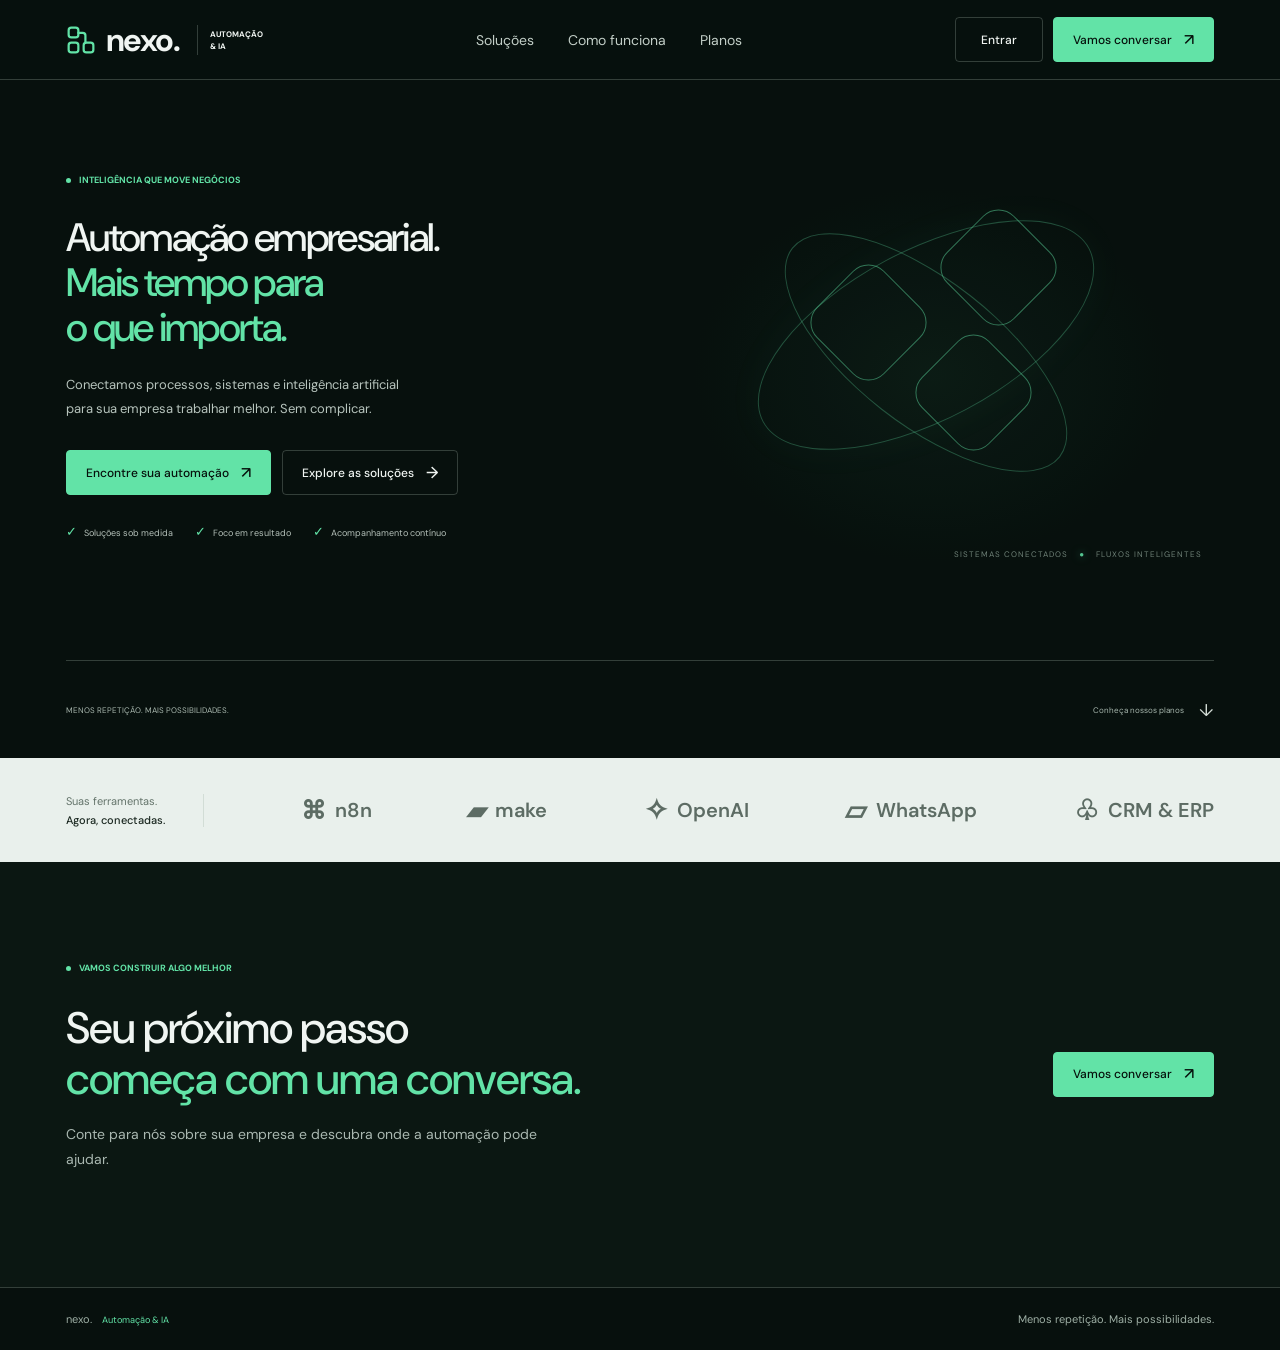
<file: index.html>
<!doctype html>
<html lang="pt-BR">
  <head>
    <meta charset="UTF-8" />
    <meta name="viewport" content="width=device-width, initial-scale=1.0" />
    <title>Nexo | Automação & IA</title>
    <link rel="stylesheet" href="style.css" />
  </head>

  <body>
    <!-- CABEÇALHO -->
    <header class="header">
      <div class="nav-container">
        <!-- LOGO -->
        <a class="brand" href="index.html">
          <svg class="brand-icon" viewBox="0 0 34 34" aria-hidden="true">
            <rect x="3" y="3" width="11" height="11" rx="3" />
            <rect x="20" y="20" width="11" height="11" rx="3" />
            <path d="M14 9h5a3 3 0 0 1 3 3v8" />
            <rect x="3" y="20" width="11" height="11" rx="3" />
          </svg>
          <span class="brand-name">nexo.</span>
          <span class="brand-divider"></span>
          <span class="brand-subtitle">AUTOMAÇÃO<br />&amp; IA</span>
        </a>

        <!-- BOTÃO MENU MOBILE -->
        <button class="menu-toggle" id="menuToggle" type="button" aria-label="Abrir menu" aria-expanded="false">
          <span></span><span></span><span></span>
        </button>

        <!-- MENU -->
        <nav class="navigation" id="navigation" aria-label="Navegação principal">
          <a href="solucaos.html">Soluções</a>
          <a href="index.html#como-funciona">Como funciona</a>
          <a href="planos.html">Planos</a>
        </nav>

        <!-- ACESSO E CONTATO -->
        <div class="header-actions">
          <a class="button button-outline header-login" href="login.html" id="authAction">Entrar</a>
          <a class="button button-primary header-cta" href="index.html#contato">
            Vamos conversar <span>↗</span>
          </a>
        </div>
      </div>
    </header>

    <!-- CONTEÚDO PRINCIPAL -->
    <main>
      <!-- SEÇÃO PRINCIPAL -->
      <section class="hero" id="inicio">
        <div class="hero-inner">
          <div class="hero-copy">
            <p class="eyebrow"><span class="status-dot"></span>INTELIGÊNCIA QUE MOVE NEGÓCIOS</p>
            <h1>Automação empresarial.<br /><span>Mais tempo para<br />o que importa.</span></h1>
            <p class="hero-description">
              Conectamos processos, sistemas e inteligência artificial<br class="desktop-break" />
              para sua empresa trabalhar melhor. Sem complicar.
            </p>

            <div class="hero-buttons">
              <a class="button button-primary" href="#contato">Encontre sua automação <span>↗</span></a>
              <a class="button button-outline" href="solucaos.html">Explore as soluções <span>→</span></a>
            </div>

            <div class="benefits">
              <span><b>✓</b> Soluções sob medida</span>
              <span><b>✓</b> Foco em resultado</span>
              <span><b>✓</b> Acompanhamento contínuo</span>
            </div>
          </div>

          <div class="hero-visual" aria-hidden="true">
            <div class="orb orb-one"></div><div class="orb orb-two"></div>
            <div class="connection connection-one"></div><div class="connection connection-two"></div><div class="connection connection-three"></div>
            <div class="visual-caption">SISTEMAS CONECTADOS <span>●</span> FLUXOS INTELIGENTES</div>
          </div>

          <div class="hero-bottom" id="como-funciona">
            <span>MENOS REPETIÇÃO. MAIS POSSIBILIDADES.</span>
            <a href="planos.html">Conheça nossos planos <span>↓</span></a>
          </div>
        </div>
      </section>

      <!-- FERRAMENTAS E INTEGRAÇÕES -->
      <section class="integrations" id="planos-integracoes">
        <div class="integration-inner">
          <div class="integration-intro"><span>Suas ferramentas.</span><strong>Agora, conectadas.</strong></div>
          <div class="integration-logo n8n"><span class="mini-nodes">⌘</span> n8n</div>
          <div class="integration-logo make"><span class="make-mark">▰</span> make</div>
          <div class="integration-logo openai"><span class="spark">✧</span> OpenAI</div>
          <div class="integration-logo whatsapp"><span class="chat-icon">▱</span> WhatsApp</div>
          <div class="integration-logo crm"><span class="network-icon">♧</span> CRM &amp; ERP</div>
        </div>
      </section>

      <!-- CONTATO -->
      <section class="contact-section" id="contato">
        <div>
          <p class="eyebrow"><span class="status-dot"></span>VAMOS CONSTRUIR ALGO MELHOR</p>
          <h2>Seu próximo passo<br /><span>começa com uma conversa.</span></h2>
          <p>Conte para nós sobre sua empresa e descubra onde a automação pode ajudar.</p>
        </div>
        <a class="button button-primary" href="mailto:ruanrodrigodeandrade21@gmail.com">Vamos conversar <span>↗</span></a>
      </section>
    </main>

    <footer class="footer">
      <span>nexo. <small>Automação &amp; IA</small></span>
      <span>Menos repetição. Mais possibilidades.</span>
    </footer>

    <script src="script.js"></script>
  </body>
</html>
</file>
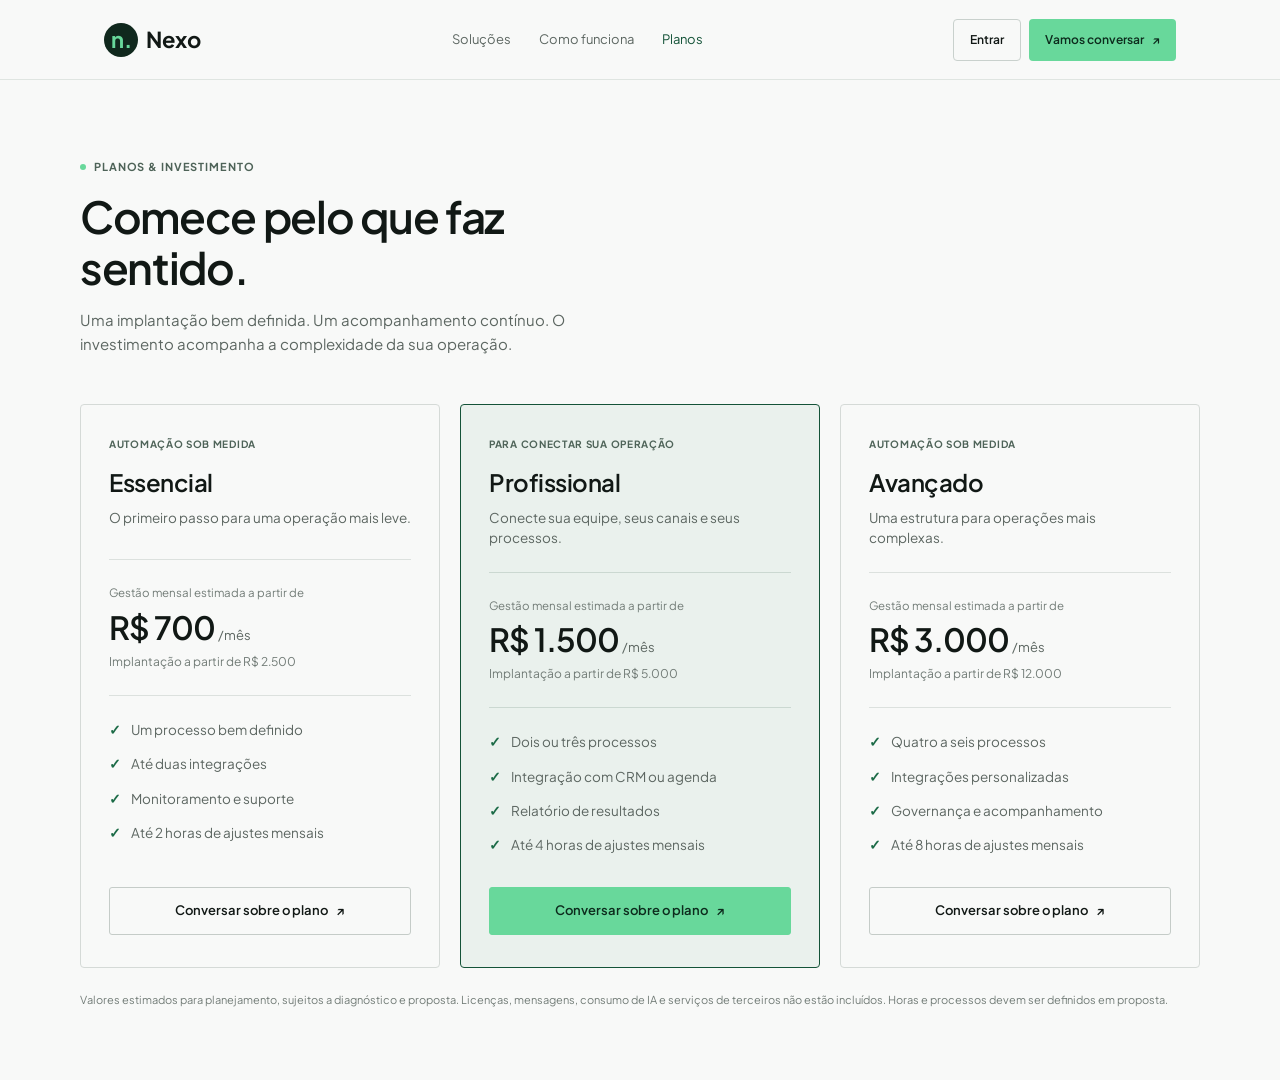
<file: planos.html>
<!doctype html>
<html lang="pt-BR">
<head>
  <meta charset="UTF-8">
  <meta name="viewport" content="width=device-width, initial-scale=1.0">
  <title>Planos | Nexo</title>
  <link rel="preconnect" href="https://fonts.googleapis.com">
  <link rel="preconnect" href="https://fonts.gstatic.com" crossorigin>
  <link href="https://fonts.googleapis.com/css2?family=Plus+Jakarta+Sans:wght@400;500;600;700&display=swap" rel="stylesheet">
  <link rel="stylesheet" href="planos.css">
</head>
<body>
  <header class="pricing-nav">
    <div class="pricing-nav-inner">
      <a class="pricing-brand" href="index.html" aria-label="Nexo - página inicial">
        <span class="pricing-brand-mark">n.</span><span>Nexo</span>
      </a>
      <nav class="pricing-menu" aria-label="Navegação principal">
        <a href="solucaos.html">Soluções</a>
        <a href="index.html#como-funciona">Como funciona</a>
        <a href="planos.html" aria-current="page">Planos</a>
      </nav>
      <div class="pricing-actions">
        <a class="pricing-login" href="login.html">Entrar</a>
        <a class="pricing-contact" href="mailto:ruanrodrigodeandrade21@gmail.com">Vamos conversar <span>↗</span></a>
      </div>
    </div>
  </header>

  <main>
    <section class="pricing-section">
      <div class="container">
        <header class="pricing-header">
          <div class="eyebrow"><span class="dot"></span><span>PLANOS &amp; INVESTIMENTO</span></div>
          <h1>Comece pelo que faz sentido.</h1>
          <p class="subtitle">Uma implantação bem definida. Um acompanhamento contínuo. O investimento acompanha a complexidade da sua operação.</p>
        </header>

        <div class="pricing-grid">
          <article class="card">
            <div class="card-top"><span class="card-tag">AUTOMAÇÃO SOB MEDIDA</span><h2>Essencial</h2><p class="card-desc">O primeiro passo para uma operação mais leve.</p></div>
            <hr class="divider">
            <div class="card-price-block"><span class="price-label">Gestão mensal estimada a partir de</span><div class="price-value"><strong>R$ 700</strong><span>/mês</span></div><span class="setup-fee">Implantação a partir de R$ 2.500</span></div>
            <hr class="divider">
            <ul class="features-list"><li><span>✓</span><span>Um processo bem definido</span></li><li><span>✓</span><span>Até duas integrações</span></li><li><span>✓</span><span>Monitoramento e suporte</span></li><li><span>✓</span><span>Até 2 horas de ajustes mensais</span></li></ul>
            <a href="mailto:ruanrodrigodeandrade21@gmail.com?subject=Plano%20Essencial" class="btn btn-outline"><span>Conversar sobre o plano</span><span aria-hidden="true">↗</span></a>
          </article>

          <article class="card card-featured">
            <div class="card-top"><span class="card-tag">PARA CONECTAR SUA OPERAÇÃO</span><h2>Profissional</h2><p class="card-desc">Conecte sua equipe, seus canais e seus processos.</p></div>
            <hr class="divider">
            <div class="card-price-block"><span class="price-label">Gestão mensal estimada a partir de</span><div class="price-value"><strong>R$ 1.500</strong><span>/mês</span></div><span class="setup-fee">Implantação a partir de R$ 5.000</span></div>
            <hr class="divider">
            <ul class="features-list"><li><span>✓</span><span>Dois ou três processos</span></li><li><span>✓</span><span>Integração com CRM ou agenda</span></li><li><span>✓</span><span>Relatório de resultados</span></li><li><span>✓</span><span>Até 4 horas de ajustes mensais</span></li></ul>
            <a href="mailto:ruanrodrigodeandrade21@gmail.com?subject=Plano%20Profissional" class="btn btn-primary"><span>Conversar sobre o plano</span><span aria-hidden="true">↗</span></a>
          </article>

          <article class="card">
            <div class="card-top"><span class="card-tag">AUTOMAÇÃO SOB MEDIDA</span><h2>Avançado</h2><p class="card-desc">Uma estrutura para operações mais complexas.</p></div>
            <hr class="divider">
            <div class="card-price-block"><span class="price-label">Gestão mensal estimada a partir de</span><div class="price-value"><strong>R$ 3.000</strong><span>/mês</span></div><span class="setup-fee">Implantação a partir de R$ 12.000</span></div>
            <hr class="divider">
            <ul class="features-list"><li><span>✓</span><span>Quatro a seis processos</span></li><li><span>✓</span><span>Integrações personalizadas</span></li><li><span>✓</span><span>Governança e acompanhamento</span></li><li><span>✓</span><span>Até 8 horas de ajustes mensais</span></li></ul>
            <a href="mailto:ruanrodrigodeandrade21@gmail.com?subject=Plano%20Avan%C3%A7ado" class="btn btn-outline"><span>Conversar sobre o plano</span><span aria-hidden="true">↗</span></a>
          </article>
        </div>

        <footer class="pricing-footnote"><p>Valores estimados para planejamento, sujeitos a diagnóstico e proposta. Licenças, mensagens, consumo de IA e serviços de terceiros não estão incluídos. Horas e processos devem ser definidos em proposta.</p></footer>
      </div>
    </section>
  </main>
</body>
</html>
</file>
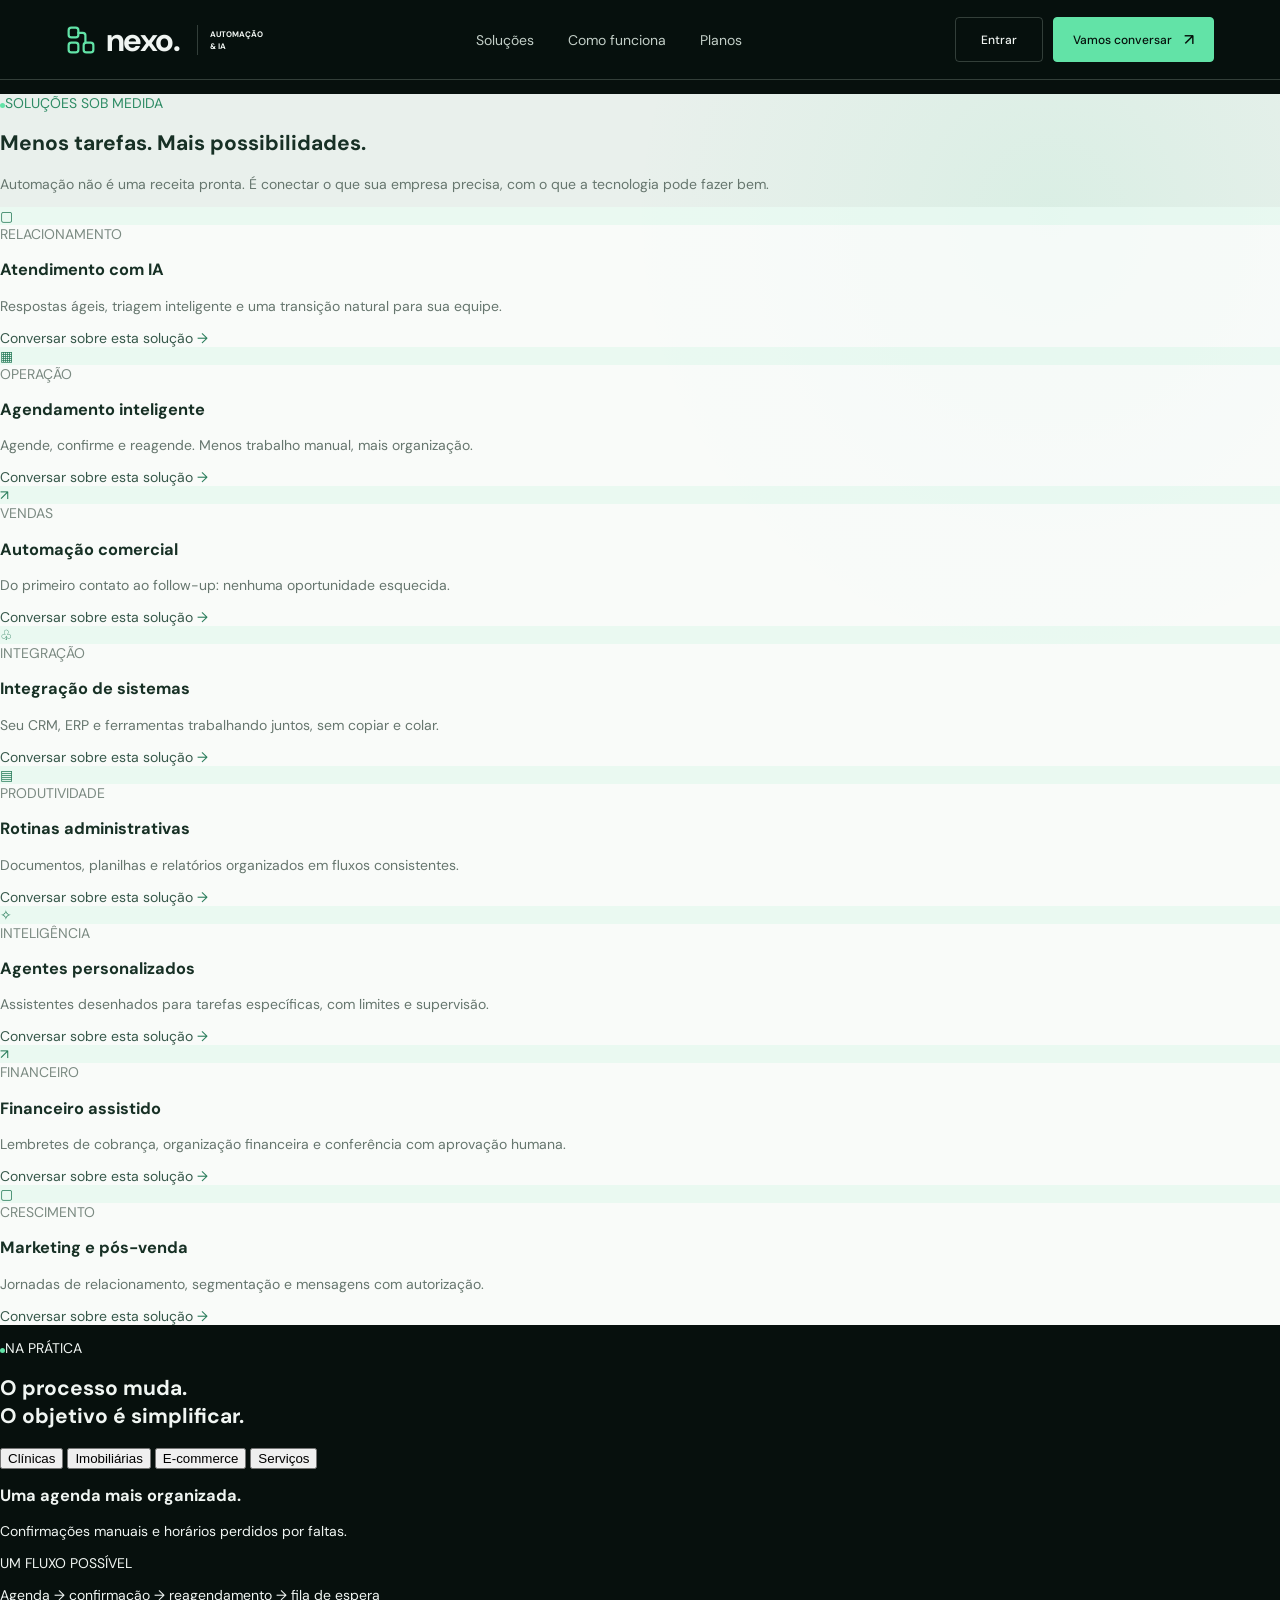
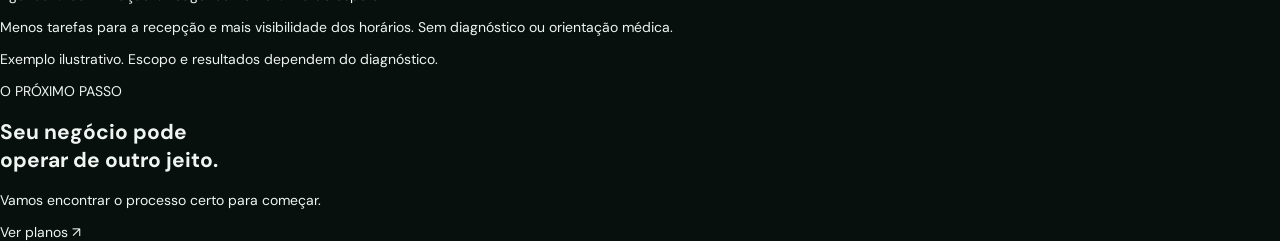
<file: solucaos.html>
<!doctype html>
<html lang="pt-BR">
  <head>
    <meta charset="UTF-8" />
    <meta name="viewport" content="width=device-width, initial-scale=1.0" />
    <title>Soluções | Nexo</title>
    <link rel="stylesheet" href="style.css" />
    <link rel="stylesheet" href="solucoes.css" />
  </head>
  <body>
    <header class="header">
      <div class="nav-container">
        <a class="brand" href="index.html" aria-label="Nexo - página inicial">
          <svg class="brand-icon" viewBox="0 0 34 34" aria-hidden="true">
            <rect x="3" y="3" width="11" height="11" rx="3" /><rect x="20" y="20" width="11" height="11" rx="3" />
            <path d="M14 9h5a3 3 0 0 1 3 3v8" /><rect x="3" y="20" width="11" height="11" rx="3" />
          </svg>
          <span class="brand-name">nexo.</span><span class="brand-divider"></span>
          <span class="brand-subtitle">AUTOMAÇÃO<br />&amp; IA</span>
        </a>

        <button class="menu-toggle" id="menuToggle" type="button" aria-label="Abrir menu" aria-expanded="false">
          <span></span><span></span><span></span>
        </button>

        <nav class="navigation" id="navigation" aria-label="Navegação principal">
          <a href="solucaos.html">Soluções</a>
          <a href="#como-funciona">Como funciona</a>
          <a href="planos.html">Planos</a>
        </nav>

        <div class="header-actions">
          <a class="button button-outline header-login" href="login.html">Entrar</a>
          <a class="button button-primary header-cta" href="mailto:ruanrodrigodeandrade21@gmail.com">Vamos conversar <span>↗</span></a>
        </div>
      </div>
    </header>

    <main>
      <section class="solutions-section py-5 py-lg-6" id="solucoes">
        <div class="container solutions-container">
          <p class="section-label d-flex align-items-center gap-2"><span class="status-dot"></span>SOLUÇÕES SOB MEDIDA</p>
          <h2 class="solutions-title display-5 fw-semibold mb-3">Menos tarefas. Mais possibilidades.</h2>
          <p class="solutions-description fs-5 mb-5">Automação não é uma receita pronta. É conectar o que sua empresa precisa, com o que a tecnologia pode fazer bem.</p>
          <div class="row g-3 solutions-grid">
            <div class="col-12 col-md-6 col-lg-3"><article class="solution-card h-100"><div class="card-top d-flex justify-content-between align-items-center"><div class="card-icon">▢</div><span class="card-category">RELACIONAMENTO</span></div><h3>Atendimento com IA</h3><p>Respostas ágeis, triagem inteligente e uma transição natural para sua equipe.</p><a href="mailto:ruanrodrigodeandrade21@gmail.com">Conversar sobre esta solução <span>→</span></a></article></div>
            <div class="col-12 col-md-6 col-lg-3"><article class="solution-card h-100"><div class="card-top d-flex justify-content-between align-items-center"><div class="card-icon">▦</div><span class="card-category">OPERAÇÃO</span></div><h3>Agendamento inteligente</h3><p>Agende, confirme e reagende. Menos trabalho manual, mais organização.</p><a href="mailto:ruanrodrigodeandrade21@gmail.com">Conversar sobre esta solução <span>→</span></a></article></div>
            <div class="col-12 col-md-6 col-lg-3"><article class="solution-card h-100"><div class="card-top d-flex justify-content-between align-items-center"><div class="card-icon">↗</div><span class="card-category">VENDAS</span></div><h3>Automação comercial</h3><p>Do primeiro contato ao follow-up: nenhuma oportunidade esquecida.</p><a href="mailto:ruanrodrigodeandrade21@gmail.com">Conversar sobre esta solução <span>→</span></a></article></div>
            <div class="col-12 col-md-6 col-lg-3"><article class="solution-card h-100"><div class="card-top d-flex justify-content-between align-items-center"><div class="card-icon">♧</div><span class="card-category">INTEGRAÇÃO</span></div><h3>Integração de sistemas</h3><p>Seu CRM, ERP e ferramentas trabalhando juntos, sem copiar e colar.</p><a href="mailto:ruanrodrigodeandrade21@gmail.com">Conversar sobre esta solução <span>→</span></a></article></div>
            <div class="col-12 col-md-6 col-lg-3"><article class="solution-card h-100"><div class="card-top d-flex justify-content-between align-items-center"><div class="card-icon">▤</div><span class="card-category">PRODUTIVIDADE</span></div><h3>Rotinas administrativas</h3><p>Documentos, planilhas e relatórios organizados em fluxos consistentes.</p><a href="mailto:ruanrodrigodeandrade21@gmail.com">Conversar sobre esta solução <span>→</span></a></article></div>
            <div class="col-12 col-md-6 col-lg-3"><article class="solution-card h-100"><div class="card-top d-flex justify-content-between align-items-center"><div class="card-icon">✧</div><span class="card-category">INTELIGÊNCIA</span></div><h3>Agentes personalizados</h3><p>Assistentes desenhados para tarefas específicas, com limites e supervisão.</p><a href="mailto:ruanrodrigodeandrade21@gmail.com">Conversar sobre esta solução <span>→</span></a></article></div>
            <div class="col-12 col-md-6 col-lg-3"><article class="solution-card h-100"><div class="card-top d-flex justify-content-between align-items-center"><div class="card-icon">↗</div><span class="card-category">FINANCEIRO</span></div><h3>Financeiro assistido</h3><p>Lembretes de cobrança, organização financeira e conferência com aprovação humana.</p><a href="mailto:ruanrodrigodeandrade21@gmail.com">Conversar sobre esta solução <span>→</span></a></article></div>
            <div class="col-12 col-md-6 col-lg-3"><article class="solution-card h-100"><div class="card-top d-flex justify-content-between align-items-center"><div class="card-icon">▢</div><span class="card-category">CRESCIMENTO</span></div><h3>Marketing e pós-venda</h3><p>Jornadas de relacionamento, segmentação e mensagens com autorização.</p><a href="mailto:ruanrodrigodeandrade21@gmail.com">Conversar sobre esta solução <span>→</span></a></article></div>
          </div>
        </div>
      </section>

      <section class="practice-section py-5 py-lg-6" id="como-funciona">
        <div class="container practice-container">
          <p class="section-label d-flex align-items-center gap-2"><span class="status-dot"></span>NA PRÁTICA</p>
          <h2 class="practice-title display-5 fw-semibold">O processo muda.<br />O objetivo é simplificar.</h2>
          <div class="practice-tabs nav nav-pills mt-4" role="tablist">
            <button class="practice-tab nav-link active" type="button" data-tab="clinicas">Clínicas</button>
            <button class="practice-tab nav-link" type="button" data-tab="imobiliarias">Imobiliárias</button>
            <button class="practice-tab nav-link" type="button" data-tab="ecommerce">E-commerce</button>
            <button class="practice-tab nav-link" type="button" data-tab="servicos">Serviços</button>
          </div>
          <div class="practice-content row g-4">
            <div class="practice-left col-lg-5"><h3 id="practiceHeading">Uma agenda mais organizada.</h3><p id="practiceProblem">Confirmações manuais e horários perdidos por faltas.</p></div>
            <div class="practice-right col-lg-7"><span class="practice-small-label">UM FLUXO POSSÍVEL</span><p class="practice-flow" id="practiceFlow">Agenda → confirmação → reagendamento → fila de espera</p><p class="practice-description" id="practiceDescription">Menos tarefas para a recepção e mais visibilidade dos horários. Sem diagnóstico ou orientação médica.</p><p class="practice-note" id="practiceNote">Exemplo ilustrativo. Escopo e resultados dependem do diagnóstico.</p></div>
          </div>
        </div>
      </section>

      <section class="final-cta py-5" id="planos">
        <div class="container final-cta-container d-flex align-items-center justify-content-between gap-4">
          <div class="final-cta-left"><p class="final-cta-label">O PRÓXIMO PASSO</p><h2 class="display-5 fw-semibold">Seu negócio pode<br />operar de outro jeito.</h2></div>
          <div class="final-cta-right"><p>Vamos encontrar o processo certo para começar.</p><a href="planos.html" class="final-cta-button">Ver planos <span>↗</span></a></div>
        </div>
      </section>
    </main>

    <script src="https://cdn.jsdelivr.net/npm/bootstrap@5.3.3/dist/js/bootstrap.bundle.min.js"></script>
    <script src="script.js"></script>
  </body>
</html>
</file>
<file: style.css>
@import url("https://fonts.googleapis.com/css2?family=DM+Sans:wght@400;500;600;700&display=swap");

/* CORES DO SITE */
:root {
  --bg: #07100d;
  --bg-soft: #0a1511;

  --text: #f0f5f2;
  --muted: #aab8b1;

  --green: #62e3a7;
  --green-bright: #6cebb0;

  --line: rgba(207, 226, 215, 0.22);

  --light: #e9f0ec;
}

/* CONFIGURAÇÕES GERAIS */
* {
  box-sizing: border-box;
}

html {
  scroll-behavior: smooth;
}

body {
  margin: 0;
  background: var(--bg);
  color: var(--text);

  font-family: "DM Sans", Arial, sans-serif;

  font-size: 14px;
}

a {
  color: inherit;
  text-decoration: none;
}

/* CABEÇALHO */
.header {
  height: 80px;

  border-bottom: 1px solid var(--line);

  background: rgba(7, 16, 13, 0.96);

  position: relative;
  z-index: 5;
}

.nav-container {
  width: min(1148px, calc(100% - 48px));
  height: 100%;

  margin: auto;

  display: flex;
  align-items: center;
  justify-content: space-between;

  gap: 30px;
}

/* LOGO */
.brand {
  display: flex;
  align-items: center;
  gap: 10px;
}

.brand-icon {
  width: 30px;
  height: 30px;

  fill: none;

  stroke: var(--green);
  stroke-width: 2.5;

  stroke-linecap: round;
  stroke-linejoin: round;
}

.brand-name {
  font-size: 32px;
  font-weight: 700;

  letter-spacing: -1.6px;
}

.brand-divider {
  height: 30px;
  width: 1px;

  background: var(--line);

  margin: 0 2px 0 8px;
}

.brand-subtitle {
  font-size: 8px;
  line-height: 1.5;

  font-weight: 700;
}

/* MENU */
.navigation {
  display: flex;
  align-items: center;

  gap: 34px;

  color: #c2cec7;
}

.navigation a {
  transition: color 0.2s;
}

.navigation a:hover {
  color: var(--green);
}

/* BOTÕES */
.button {
  display: inline-flex;

  align-items: center;
  justify-content: center;

  gap: 12px;

  min-height: 45px;

  padding: 0 19px;

  border-radius: 4px;

  font-size: 12px;
  font-weight: 500;

  transition:
    transform 0.2s,
    background 0.2s,
    border-color 0.2s;
}

.button:hover {
  transform: translateY(-2px);
}

.button span {
  font-size: 16px;
  line-height: 1;
}

.button-primary {
  background: var(--green);
  color: #06110c;

  border: 1px solid var(--green);
}

.button-primary:hover {
  background: #82f0bc;
}

.button-outline {
  border: 1px solid var(--line);
  color: #f0f5f2;
}

.button-outline:hover {
  border-color: var(--green);
}

.header-cta {
  min-width: 150px;
}

/* BOTÃO DO MENU MOBILE */
.menu-toggle {
  display: none;
}

/* SEÇÃO PRINCIPAL */
.hero {
  background: var(--bg);
}

.hero-inner {
  width: min(1148px, calc(100% - 48px));

  min-height: 678px;

  margin: auto;

  position: relative;

  display: flex;
  flex-direction: column;
}

/* TEXTOS PRINCIPAIS */
.hero-copy {
  padding-top: 94px;

  position: relative;
  z-index: 2;

  max-width: 620px;
}

.eyebrow {
  color: var(--green);

  font-size: 9px;
  font-weight: 700;

  margin: 0 0 29px;

  display: flex;
  align-items: center;

  gap: 8px;
}

.status-dot {
  width: 5px;
  height: 5px;

  border-radius: 50%;

  background: var(--green);

  display: inline-block;
}

/* TÍTULO */
h1 {
  margin: 0;

  font-size: clamp(38px, 3.1vw, 48px);

  line-height: 1.14;

  letter-spacing: -1.7px;

  font-weight: 500;
}

h1 span,
h2 span {
  color: var(--green);
}

/* DESCRIÇÃO */
.hero-description {
  color: #b7c4bd;

  font-size: 13px;
  line-height: 1.9;

  margin: 22px 0 28px;
}

/* BOTÕES PRINCIPAIS */
.hero-buttons {
  display: flex;
  gap: 11px;

  flex-wrap: wrap;
}

/* BENEFÍCIOS */
.benefits {
  display: flex;

  gap: 22px;

  flex-wrap: wrap;

  margin-top: 28px;

  color: #b4c0b9;

  font-size: 9px;
}

.benefits b {
  color: var(--green);

  font-size: 13px;

  margin-right: 5px;

  font-weight: 500;
}

/* ÁREA VISUAL */
.hero-visual {
  position: absolute;

  right: 0;
  top: 75px;

  width: 49%;
  height: 440px;

  overflow: hidden;

  opacity: 0.85;

  background: radial-gradient(
    ellipse at 50% 50%,
    rgba(37, 90, 66, 0.18),
    transparent 65%
  );
}

/* ELEMENTOS DECORATIVOS */
.orb {
  position: absolute;

  border: 1px solid rgba(98, 227, 167, 0.35);

  border-radius: 50%;

  transform: rotate(-28deg);
}

.orb-one {
  width: 370px;
  height: 170px;

  top: 95px;
  left: 90px;

  box-shadow: 0 0 40px rgba(98, 227, 167, 0.04);
}

.orb-two {
  width: 340px;
  height: 145px;

  top: 125px;
  left: 105px;

  transform: rotate(38deg);
}

.connection {
  position: absolute;

  width: 95px;
  height: 95px;

  border: 1px solid rgba(98, 227, 167, 0.55);

  border-radius: 22px;

  transform: rotate(45deg);
}

.connection-one {
  top: 120px;
  left: 170px;
}

.connection-two {
  top: 190px;
  left: 275px;
}

.connection-three {
  top: 65px;
  left: 300px;
}

/* TEXTO DA ÁREA VISUAL */
.visual-caption {
  position: absolute;

  bottom: 36px;
  right: 12px;

  color: #81958a;

  font-size: 8px;
  letter-spacing: 1px;
}

.visual-caption span {
  color: var(--green);

  padding: 0 8px;
}

/* PARTE INFERIOR DA HERO */
.hero-bottom {
  border-top: 1px solid var(--line);

  margin-top: auto;

  min-height: 98px;

  display: flex;

  align-items: center;
  justify-content: space-between;

  color: #a9b8af;

  font-size: 8px;
}

.hero-bottom a {
  display: flex;
  align-items: center;

  gap: 15px;
}

.hero-bottom a span {
  font-size: 17px;

  color: #d3ddd6;
}

/* SEÇÃO DE INTEGRAÇÕES */
.integrations {
  background: var(--light);
  color: #63736a;
}

.integration-inner {
  width: min(1148px, calc(100% - 48px));

  min-height: 104px;

  margin: auto;

  display: flex;

  align-items: center;
  justify-content: space-between;

  gap: 28px;
}

/* TEXTO DAS INTEGRAÇÕES */
.integration-intro {
  display: flex;
  flex-direction: column;

  gap: 5px;

  border-right: 1px solid #d2ddd6;

  padding-right: 28px;

  min-width: 138px;

  font-size: 11px;
}

.integration-intro strong {
  color: #1b2821;

  font-weight: 500;
}

/* LOGOS DAS FERRAMENTAS */
.integration-logo {
  display: flex;
  align-items: center;

  gap: 9px;

  white-space: nowrap;

  font-size: 20px;
  font-weight: 600;

  color: #5d6c64;
}

.mini-nodes {
  font-size: 25px;
}

.make-mark {
  font-size: 24px;

  transform: skew(-15deg);
}

.spark {
  font-size: 29px;
}

.chat-icon,
.network-icon {
  font-size: 28px;
}

/* SEÇÃO DE CONTATO */
.contact-section {
  padding: 100px max(24px, calc((100% - 1148px) / 2));

  display: flex;

  justify-content: space-between;
  align-items: center;

  gap: 40px;

  background: #0b1712;
}

.contact-section h2 {
  font-size: clamp(30px, 4vw, 44px);

  line-height: 1.15;

  font-weight: 500;

  letter-spacing: -1px;

  margin: 0 0 18px;
}

.contact-section p:not(.eyebrow) {
  color: var(--muted);

  line-height: 1.8;

  max-width: 500px;
}

/* RODAPÉ */
.footer {
  border-top: 1px solid var(--line);

  padding: 24px max(24px, calc((100% - 1148px) / 2));

  display: flex;

  justify-content: space-between;

  color: #9eafa5;

  font-size: 11px;
}

.footer small {
  color: var(--green);

  margin-left: 7px;
}

/* TABLETS */
@media (max-width: 900px) {
  .navigation {
    gap: 18px;
  }

  .hero-visual {
    opacity: 0.35;
    width: 55%;
  }

  .integration-inner {
    flex-wrap: wrap;

    justify-content: center;

    padding: 25px 0;
  }

  .integration-intro {
    border-right: 0;

    text-align: center;

    padding: 0;
  }
}

/* CELULARES */
@media (max-width: 650px) {
  .header {
    height: 70px;
  }

  .nav-container {
    width: calc(100% - 32px);

    gap: 12px;
  }

  .brand-name {
    font-size: 28px;
  }

  .brand-icon {
    width: 26px;
  }

  .brand-subtitle {
    font-size: 7px;
  }

  .header-cta {
    min-width: auto;

    min-height: 38px;

    padding: 0 11px;

    font-size: 10px;
  }

  /* MENU HAMBÚRGUER */
  .menu-toggle {
    display: flex;

    flex-direction: column;

    gap: 5px;

    border: 0;

    background: transparent;

    padding: 8px;

    cursor: pointer;

    order: 3;
  }

  .menu-toggle span {
    width: 21px;
    height: 2px;

    background: var(--text);

    display: block;
  }

  /* MENU MOBILE */
  .navigation {
    display: none;

    position: absolute;

    top: 70px;
    left: 0;
    right: 0;

    padding: 20px 24px;

    background: #0a1511;

    border-bottom: 1px solid var(--line);

    flex-direction: column;

    align-items: flex-start;

    gap: 20px;
  }

  .navigation.open {
    display: flex;
  }

  /* HERO MOBILE */
  .hero-inner {
    width: calc(100% - 32px);

    min-height: 700px;
  }

  .hero-copy {
    padding-top: 76px;
  }

  h1 {
    font-size: clamp(36px, 10vw, 48px);

    letter-spacing: -1.3px;
  }

  .hero-description {
    font-size: 12px;
  }

  .desktop-break {
    display: none;
  }

  .hero-visual {
    top: 230px;

    right: -50px;

    width: 100%;
    height: 300px;

    opacity: 0.18;
  }

  .benefits {
    gap: 12px 17px;
  }

  .hero-bottom {
    min-height: 85px;

    gap: 20px;
  }

  .hero-bottom span:first-child {
    max-width: 170px;
  }

  /* INTEGRAÇÕES MOBILE */
  .integration-inner {
    width: calc(100% - 32px);

    gap: 24px;
  }

  .integration-logo {
    font-size: 17px;
  }

  /* CONTATO MOBILE */
  .contact-section {
    padding: 70px 24px;

    align-items: flex-start;

    flex-direction: column;
  }

  /* RODAPÉ MOBILE */
  .footer {
    padding: 22px 24px;

    flex-direction: column;

    gap: 12px;
  }
}

/* AÇÕES DO CABEÇALHO */
.header-actions {
  display: flex;
  align-items: center;
  gap: 10px;
}
.header-login {
  min-width: 88px;
  min-height: 45px;
}
@media (max-width: 650px) {
  .header-actions { gap: 6px; margin-left: auto; }
  .header-login { min-width: 0; min-height: 38px; padding: 0 10px; font-size: 10px; }
  .header-cta { padding: 0 10px; font-size: 10px; }
  .menu-toggle { margin-left: 0; }
}

/* =========================================
   ANIMAÇÕES DA FIGURA VISUAL (.hero-visual)
   ========================================= */

/* Flutuação sutil de todo o bloco visual */
.hero-visual {
  position: absolute;
  right: 0;
  top: 75px;
  width: 49%;
  height: 440px;
  overflow: hidden;
  opacity: 0.85;
  background: radial-gradient(ellipse at 50% 50%,
      rgba(37, 90, 66, 0.18),
      transparent 65%);
  animation: heroFloat 8s ease-in-out infinite;
}

/* 1. Órbitas elípticas com rotação e brilho dinâmico */
.orb-one {
  animation:
    orbitPulseOne 7s ease-in-out infinite alternate,
    borderGlow 4s ease-in-out infinite alternate;
}

.orb-two {
  animation:
    orbitPulseTwo 9s ease-in-out infinite alternate,
    borderGlow 4s ease-in-out infinite alternate 2s;
}

/* 2. Os três blocos/quadrados arredondados flutuando em tempos diferentes */
.connection-one {
  animation:
    nodeFloatOne 5.5s ease-in-out infinite,
    borderGlow 3.5s ease-in-out infinite alternate;
}

.connection-two {
  animation:
    nodeFloatTwo 6.5s ease-in-out infinite 1s,
    borderGlow 3.5s ease-in-out infinite alternate 1.2s;
}

.connection-three {
  animation:
    nodeFloatThree 6s ease-in-out infinite 2s,
    borderGlow 3.5s ease-in-out infinite alternate 2.4s;
}

/* 3. Ponto da legenda piscando suavemente */
.visual-caption span {
  display: inline-block;
  color: var(--green);
  text-shadow: 0 0 8px rgba(98, 227, 167, 0.7);
  animation: statusPulse 2.2s ease-in-out infinite;
}

/* =========================================
   KEYFRAMES (OS MOVIMENTOS)
   ========================================= */

@keyframes heroFloat {

  0%,
  100% {
    transform: translateY(0px);
  }

  50% {
    transform: translateY(-8px);
  }
}

@keyframes orbitPulseOne {
  0% {
    transform: rotate(-28deg) scale(0.98);
  }

  100% {
    transform: rotate(-24deg) scale(1.03);
  }
}

@keyframes orbitPulseTwo {
  0% {
    transform: rotate(38deg) scale(1.02);
  }

  100% {
    transform: rotate(34deg) scale(0.97);
  }
}

@keyframes nodeFloatOne {

  0%,
  100% {
    transform: rotate(45deg) translate(0, 0);
  }

  50% {
    transform: rotate(48deg) translate(-4px, -6px);
  }
}

@keyframes nodeFloatTwo {

  0%,
  100% {
    transform: rotate(45deg) translate(0, 0);
  }

  50% {
    transform: rotate(42deg) translate(5px, -4px);
  }
}

@keyframes nodeFloatThree {

  0%,
  100% {
    transform: rotate(45deg) translate(0, 0);
  }

  50% {
    transform: rotate(47deg) translate(3px, 6px);
  }
}

@keyframes borderGlow {
  0% {
    border-color: rgba(98, 227, 167, 0.35);
    box-shadow: 0 0 0px rgba(98, 227, 167, 0);
  }

  100% {
    border-color: rgba(108, 235, 176, 0.85);
    box-shadow: 0 0 16px rgba(98, 227, 167, 0.18);
  }
}

@keyframes statusPulse {

  0%,
  100% {
    opacity: 1;
    transform: scale(1);
  }

  50% {
    opacity: 0.35;
    transform: scale(0.75);
  }
}
</file>
<file: planos.css>
:root {
  --bg-page: #f8f9f8;
  --bg-card: #f8f9f8;
  --bg-card-featured: #eaf1ed;
  --border-card: #d5dad7;
  --border-featured: #145338;
  --divider-color: #dce1de;
  --text-primary: #111815;
  --text-secondary: #5c6661;
  --text-muted: #727c77;
  --text-tag: #4e6358;
  --accent-green: #68d89b;
  --accent-green-hover: #57c78a;
  --dot-color: #68d89b;
}

* { margin: 0; padding: 0; box-sizing: border-box; }
html { scroll-behavior: smooth; }
body { font-family: 'Plus Jakarta Sans', -apple-system, BlinkMacSystemFont, sans-serif; background: var(--bg-page); color: var(--text-primary); -webkit-font-smoothing: antialiased; line-height: 1.5; }

a { color: inherit; }
.pricing-nav { height: 80px; border-bottom: 1px solid #dfe5e1; background: #f8f9f8; }
.pricing-nav-inner { max-width: 1120px; height: 100%; margin: 0 auto; padding: 0 24px; display: flex; align-items: center; justify-content: space-between; gap: 24px; }
.pricing-brand { display: flex; align-items: center; gap: 8px; text-decoration: none; font-size: 22px; font-weight: 700; }
.pricing-brand-mark { width: 34px; height: 34px; display: grid; place-items: center; border-radius: 50%; background: #10281d; color: #68d89b; }
.pricing-menu { display: flex; gap: 28px; }
.pricing-menu a { text-decoration: none; font-size: 13px; color: #5c6661; }
.pricing-menu a:hover, .pricing-menu a[aria-current="page"] { color: #145338; }
.pricing-actions { display: flex; align-items: center; gap: 8px; }
.pricing-actions a { min-height: 42px; display: inline-flex; align-items: center; justify-content: center; text-decoration: none; border-radius: 4px; font-size: 12px; font-weight: 600; }
.pricing-login { padding: 0 16px; border: 1px solid #c9d1cd; }
.pricing-contact { padding: 0 16px; gap: 8px; background: #68d89b; color: #0d2b1d; }

.pricing-section { padding: 72px 24px; }
.container { max-width: 1120px; margin: 0 auto; }
.pricing-header { max-width: 580px; margin-bottom: 48px; }
.eyebrow { display: inline-flex; align-items: center; gap: 8px; font-size: 11px; font-weight: 700; letter-spacing: 0.08em; text-transform: uppercase; color: var(--text-tag); margin-bottom: 16px; }
.eyebrow .dot { width: 6px; height: 6px; border-radius: 50%; background: var(--dot-color); }
.pricing-header h1 { font-size: clamp(2rem, 4vw, 2.75rem); font-weight: 600; letter-spacing: -0.03em; line-height: 1.15; color: var(--text-primary); margin-bottom: 16px; }
.pricing-header .subtitle { font-size: 15px; color: var(--text-secondary); line-height: 1.6; }
.pricing-grid { display: grid; grid-template-columns: repeat(3, 1fr); gap: 20px; align-items: stretch; }
.card { background: var(--bg-card); border: 1px solid var(--border-card); border-radius: 4px; padding: 32px 28px; display: flex; flex-direction: column; transition: transform 0.2s ease, box-shadow 0.2s ease; }
.card-featured { background: var(--bg-card-featured); border: 1.5px solid var(--border-featured); }
.card-top { min-height: 98px; }
.card-tag { display: block; font-size: 10px; font-weight: 700; letter-spacing: 0.07em; text-transform: uppercase; color: var(--text-tag); margin-bottom: 12px; }
.card h2 { font-size: 24px; font-weight: 600; letter-spacing: -0.02em; color: var(--text-primary); margin-bottom: 8px; }
.card-desc { font-size: 13.5px; color: var(--text-secondary); line-height: 1.45; }
.divider { border: none; border-top: 1px solid var(--divider-color); margin: 24px 0; }
.card-featured .divider { border-top-color: #cbd8d1; }
.card-price-block { display: flex; flex-direction: column; }
.price-label { font-size: 11.5px; color: var(--text-muted); margin-bottom: 8px; }
.price-value { display: flex; align-items: baseline; gap: 3px; margin-bottom: 8px; }
.price-value strong { font-size: 32px; font-weight: 600; letter-spacing: -0.03em; color: var(--text-primary); line-height: 1.1; }
.price-value span { font-size: 13px; color: var(--text-secondary); }
.setup-fee { font-size: 12px; color: var(--text-muted); }
.features-list { list-style: none; display: flex; flex-direction: column; gap: 14px; margin-bottom: 32px; flex-grow: 1; }
.features-list li { display: flex; align-items: center; gap: 10px; font-size: 13.5px; color: var(--text-secondary); }
.features-list li > span:first-child { color: #1c6b47; font-weight: 700; }
.btn { display: inline-flex; align-items: center; justify-content: center; gap: 8px; width: 100%; padding: 13px 20px; border-radius: 3px; font-size: 13px; font-weight: 600; text-decoration: none; transition: all 0.2s ease; cursor: pointer; }
.btn:hover { transform: translateY(-2px); }
.btn-outline { background: transparent; border: 1px solid #c5ccc8; color: var(--text-primary); }
.btn-outline:hover { background: #eef1ef; border-color: #aeb7b2; }
.btn-primary { background: var(--accent-green); border: 1px solid var(--accent-green); color: #0d2b1d; }
.btn-primary:hover { background: var(--accent-green-hover); border-color: var(--accent-green-hover); }
.pricing-footnote { margin-top: 24px; }
.pricing-footnote p { font-size: 11px; color: var(--text-muted); line-height: 1.5; }

@media (max-width: 960px) {
  .pricing-grid { grid-template-columns: 1fr; max-width: 480px; }
  .card-top { min-height: auto; }
}
@media (max-width: 650px) {
  .pricing-nav { height: auto; }
  .pricing-nav-inner { min-height: 70px; flex-wrap: wrap; padding: 12px 16px; }
  .pricing-menu { order: 3; width: 100%; justify-content: space-between; border-top: 1px solid #dfe5e1; padding-top: 12px; }
  .pricing-actions { margin-left: auto; }
  .pricing-contact { display: none; }
  .pricing-section { padding: 48px 16px; }
}
</file>
<file: solucoes.css>
/* SOLUÇÕES — FUNDO CLARO */
.solutions-section {
  background:
    radial-gradient(ellipse at 82% 10%, rgba(98, 227, 167, 0.11), transparent 28%),
    var(--light);
  color: #173025;
}

.solutions-section .solutions-title {
  color: #173025;
}

.solutions-section .solutions-description {
  color: #66766e;
}

.solutions-section .section-label {
  color: #2d8b64;
}

.solutions-section .solutions-grid {
  border-color: #cbd7d0;
}

.solutions-section .solution-card {
  border-color: #cbd7d0;
  background: rgba(255, 255, 255, 0.72);
}

.solutions-section .solution-card:hover {
  border-color: rgba(45, 139, 100, 0.55);
  background: #ffffff;
}

.solutions-section .card-icon {
  border-color: rgba(45, 139, 100, 0.24);
  background: rgba(98, 227, 167, 0.1);
  color: #287c5a;
}

.solutions-section .card-category {
  color: #7b8a82;
}

.solutions-section .solution-card h3 {
  color: #173025;
}

.solutions-section .solution-card > p {
  color: #66766e;
}

.solutions-section .solution-card > a {
  color: #36584a;
}

.solutions-section .solution-card > a span,
.solutions-section .solution-card > a:hover,
.solutions-section .solution-card > a:focus-visible {
  color: #287c5a;
}
</file>
